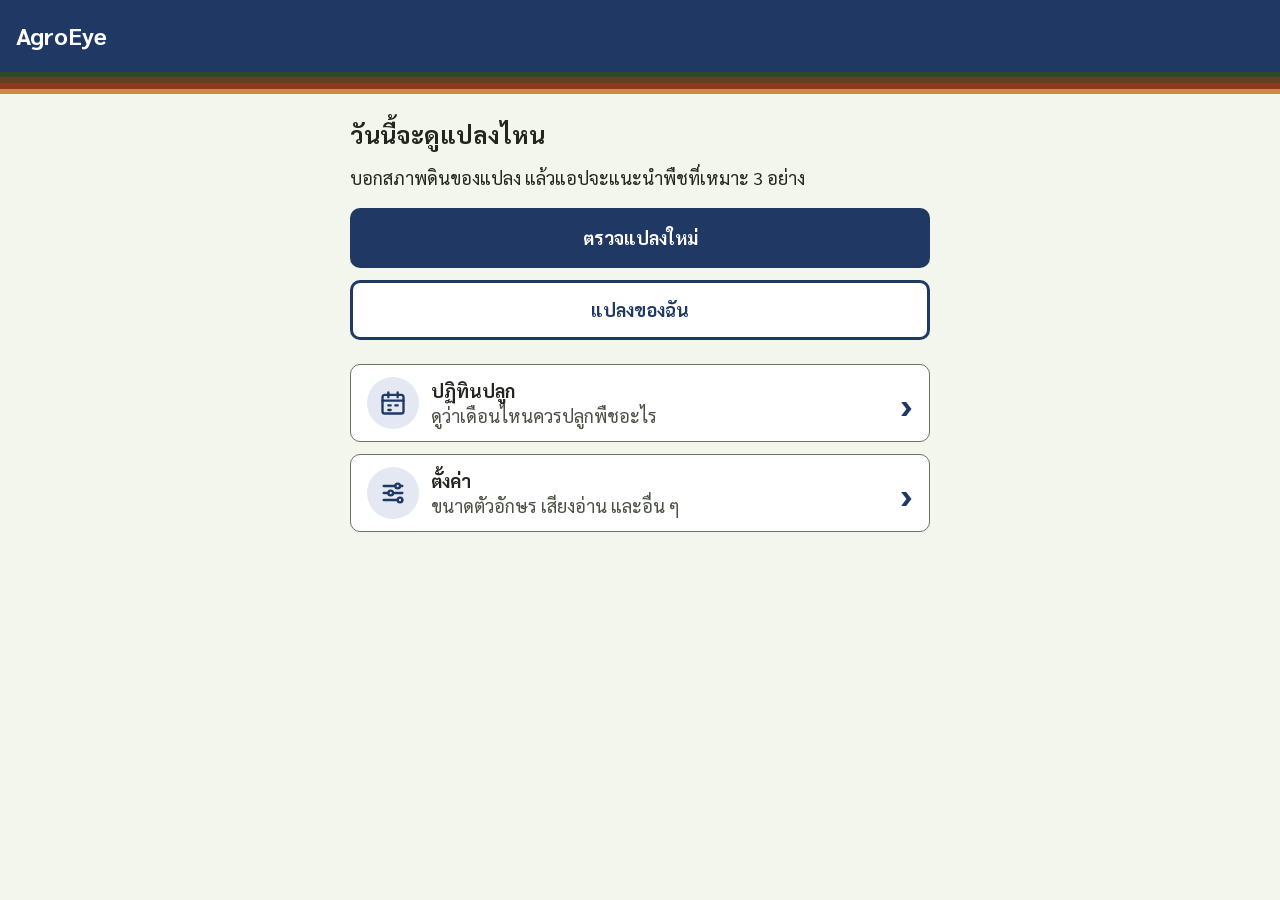
<file: index.html>
<!doctype html>
<html lang="th">
<head>
  <meta charset="utf-8">
  <meta name="viewport" content="width=device-width, initial-scale=1">
  <title>AgroEye</title>
  <meta name="theme-color" content="#1F3864">
  <link rel="manifest" href="manifest.webmanifest">
  <link rel="icon" href="assets/icons/icon-192.png">
  <link rel="apple-touch-icon" href="assets/icons/icon-192.png">
  <link rel="stylesheet" href="css/fonts.css">
  <link rel="stylesheet" href="css/style.css">
  <link rel="stylesheet" href="css/input.css">
  <link rel="stylesheet" href="css/result.css">
  <link rel="stylesheet" href="css/crop.css">
  <link rel="stylesheet" href="css/home.css">
  <link rel="stylesheet" href="css/plots.css">
  <link rel="stylesheet" href="css/calendar.css">
  <link rel="stylesheet" href="css/proof.css">
  <link rel="stylesheet" href="css/settings.css">
</head>
<body>
  <header>
    <div class="topbar">
      <button id="back-button" class="topbar-back" type="button" hidden>‹ ย้อนกลับ</button>
      <h1 id="page-title" class="topbar-title">AgroEye</h1>
    </div>
    <div class="soil-band"></div>
  </header>

  <main id="app" class="page"></main>

  <noscript><p class="page">แอปนี้ต้องเปิด JavaScript จึงจะใช้งานได้</p></noscript>

  <script src="js/config.js"></script>
  <script src="js/validate.js"></script>
  <script src="js/data.js"></script>
  <script src="js/scoring.js"></script>
  <script src="js/weather.js"></script>
  <script src="js/reasons.js"></script>
  <script src="js/storage.js"></script>
  <script src="js/prefs.js"></script>
  <script src="js/plots-store.js"></script>
  <script src="js/plantings-store.js"></script>
  <script src="js/router.js"></script>
  <script src="js/wizard.js"></script>
  <script src="js/sensor.js"></script>
  <script src="js/result-logic.js"></script>
  <script src="js/crop-logic.js"></script>
  <script src="js/speech-text.js"></script>
  <script src="js/speech.js"></script>
  <script src="js/ai.js"></script>
  <script src="js/views/placeholder.js"></script>
  <script src="js/views/home.js"></script>
  <script src="js/soil-test.js"></script>
  <script src="js/views/soil-steps.js"></script>
  <script src="js/views/sensor-box.js"></script>
  <script src="js/views/input-steps.js"></script>
  <script src="js/views/input.js"></script>
  <script src="js/views/result.js"></script>
  <script src="js/views/crop.js"></script>
  <script src="js/views/ai-box.js"></script>
  <script src="js/views/plots.js"></script>
  <script src="js/views/plantings.js"></script>
  <script src="js/calendar-logic.js"></script>
  <script src="js/views/calendar.js"></script>
  <script src="js/proof-logic.js"></script>
  <script src="js/proof-export.js"></script>
  <script src="js/result-export.js"></script>
  <script src="js/views/proof.js"></script>
  <script src="js/views/proof-timing.js"></script>
  <script src="js/views/settings.js"></script>
  <script src="js/views/settings-more.js"></script>
  <script src="js/pwa.js"></script>
  <script src="js/app.js"></script>
</body>
</html>
</file>
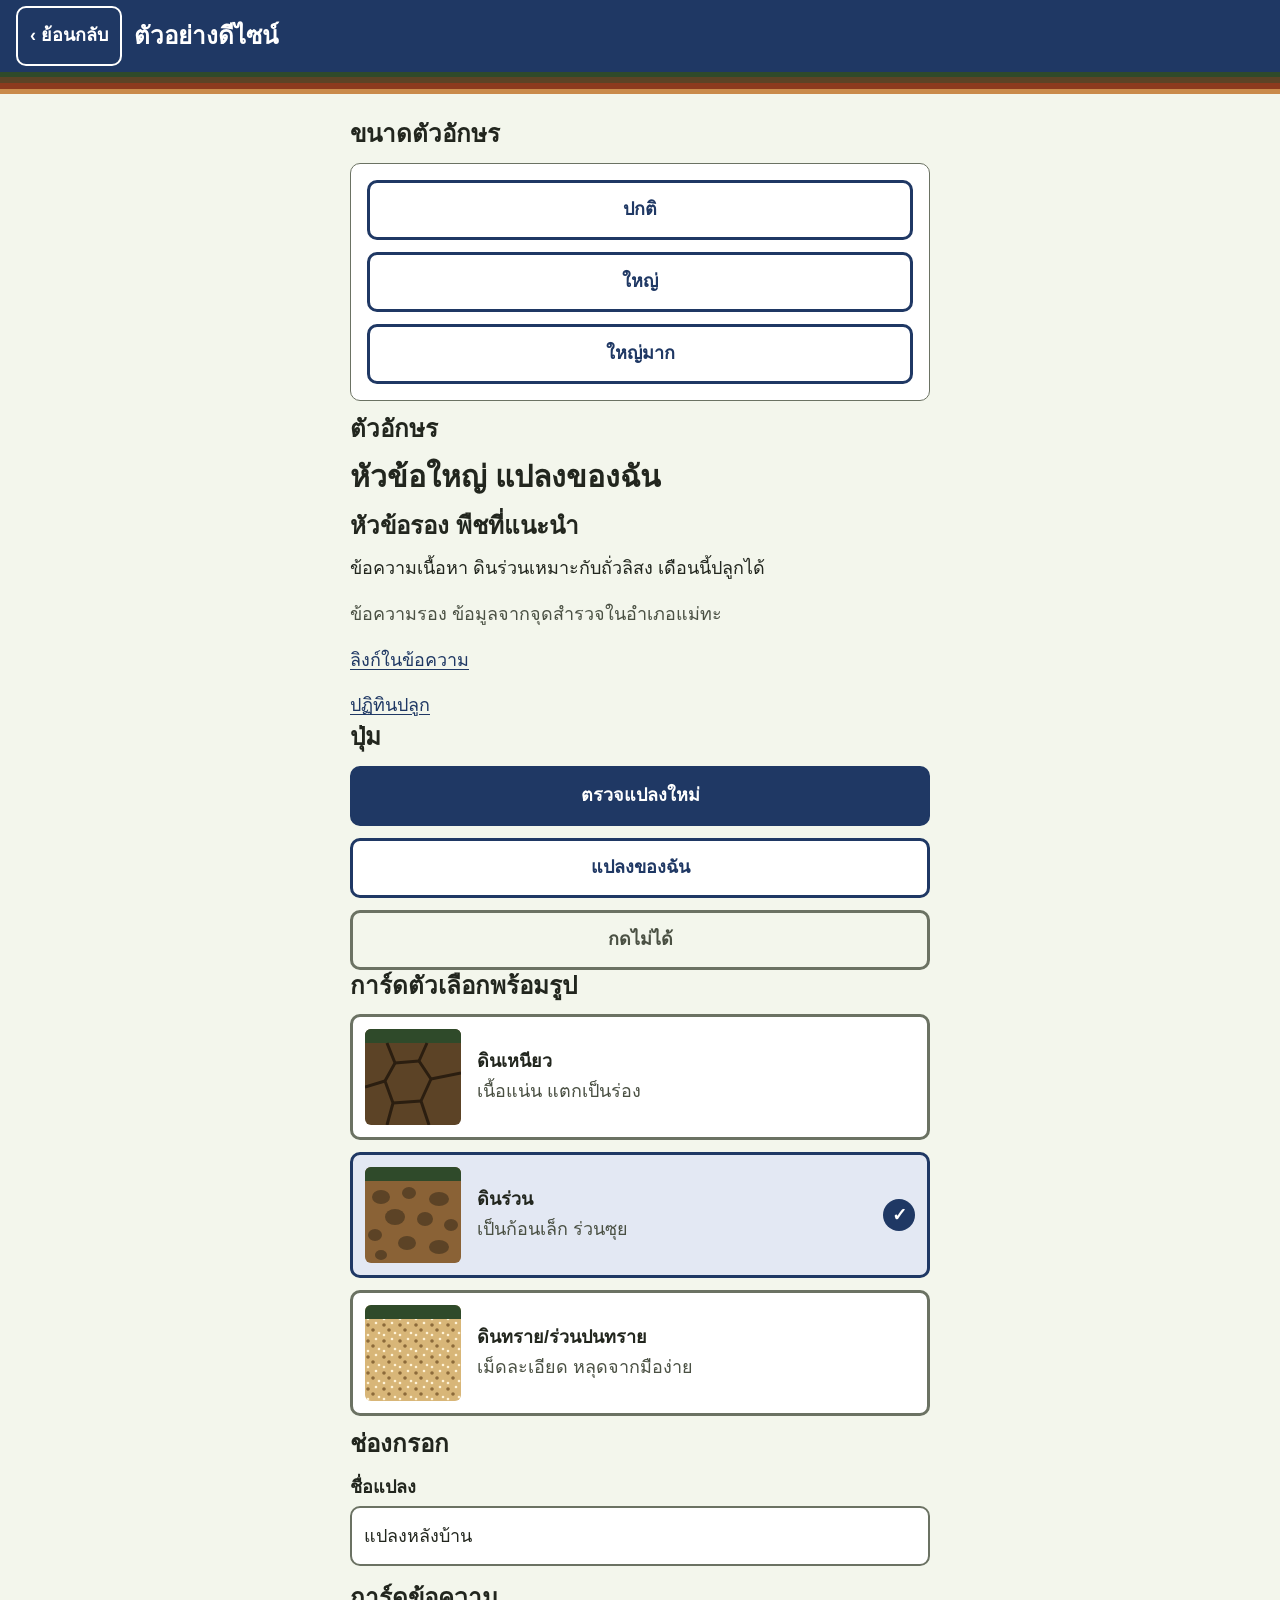
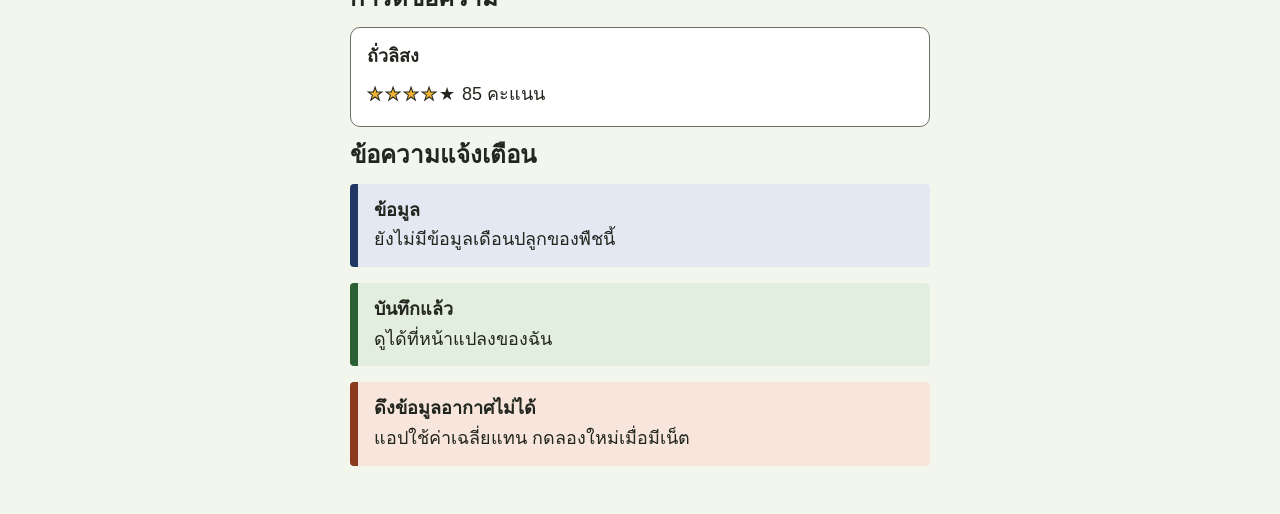
<file: design-preview.html>
<!doctype html>
<html lang="th">
<head>
  <meta charset="utf-8">
  <meta name="viewport" content="width=device-width, initial-scale=1">
  <title>AgroEye ตัวอย่างดีไซน์</title>
  <link rel="stylesheet" href="css/style.css">
</head>
<body>
  <header>
    <div class="topbar">
      <a class="topbar-back" href="#">‹ ย้อนกลับ</a>
      <h1 class="topbar-title">ตัวอย่างดีไซน์</h1>
    </div>
    <div class="soil-band"></div>
  </header>

  <main class="page">
    <h2>ขนาดตัวอักษร</h2>
    <div class="card">
      <button class="btn btn-secondary" data-size="">ปกติ</button>
      <button class="btn btn-secondary" data-size="text-large">ใหญ่</button>
      <button class="btn btn-secondary" data-size="text-xlarge">ใหญ่มาก</button>
    </div>

    <h2>ตัวอักษร</h2>
    <h1>หัวข้อใหญ่ แปลงของฉัน</h1>
    <h2>หัวข้อรอง พืชที่แนะนำ</h2>
    <p>ข้อความเนื้อหา ดินร่วนเหมาะกับถั่วลิสง เดือนนี้ปลูกได้</p>
    <p class="muted">ข้อความรอง ข้อมูลจากจุดสำรวจในอำเภอแม่ทะ</p>
    <p><a href="#">ลิงก์ในข้อความ</a></p>
    <a class="link-big" href="#">ปฏิทินปลูก</a>

    <h2>ปุ่ม</h2>
    <button class="btn btn-primary">ตรวจแปลงใหม่</button>
    <button class="btn btn-secondary">แปลงของฉัน</button>
    <button class="btn btn-secondary" disabled>กดไม่ได้</button>

    <h2>การ์ดตัวเลือกพร้อมรูป</h2>
    <label class="choice">
      <input type="radio" name="soil" value="heavy">
      <img class="choice-picture" src="assets/soil-heavy.svg" alt="">
      <span class="choice-text">
        <span class="choice-title">ดินเหนียว</span>
        <span class="choice-hint">เนื้อแน่น แตกเป็นร่อง</span>
      </span>
    </label>
    <label class="choice">
      <input type="radio" name="soil" value="medium" checked>
      <img class="choice-picture" src="assets/soil-medium.svg" alt="">
      <span class="choice-text">
        <span class="choice-title">ดินร่วน</span>
        <span class="choice-hint">เป็นก้อนเล็ก ร่วนซุย</span>
      </span>
    </label>
    <label class="choice">
      <input type="radio" name="soil" value="light">
      <img class="choice-picture" src="assets/soil-light.svg" alt="">
      <span class="choice-text">
        <span class="choice-title">ดินทราย/ร่วนปนทราย</span>
        <span class="choice-hint">เม็ดละเอียด หลุดจากมือง่าย</span>
      </span>
    </label>

    <h2>ช่องกรอก</h2>
    <div class="field">
      <label for="plot-name">ชื่อแปลง</label>
      <input class="input" id="plot-name" type="text" value="แปลงหลังบ้าน">
    </div>

    <h2>การ์ดข้อความ</h2>
    <div class="card">
      <h3>ถั่วลิสง</h3>
      <p><span class="stars" aria-hidden="true"><span class="stars-on">★★★★</span>★</span> 85 คะแนน</p>
    </div>

    <h2>ข้อความแจ้งเตือน</h2>
    <div class="alert"><strong class="alert-title">ข้อมูล</strong>ยังไม่มีข้อมูลเดือนปลูกของพืชนี้</div>
    <div class="alert alert-ok"><strong class="alert-title">บันทึกแล้ว</strong>ดูได้ที่หน้าแปลงของฉัน</div>
    <div class="alert alert-warn"><strong class="alert-title">ดึงข้อมูลอากาศไม่ได้</strong>แอปใช้ค่าเฉลี่ยแทน กดลองใหม่เมื่อมีเน็ต</div>
  </main>

  <script>
    // ปุ่มลองขนาดตัวอักษร ใช้เฉพาะหน้านี้
    document.querySelectorAll("[data-size]").forEach((button) => {
      button.addEventListener("click", () => {
        document.documentElement.className = button.dataset.size;
      });
    });
  </script>
</body>
</html>
</file>
<file: css/fonts.css>
/* ฟอนต์มีหัว Sarabun (task 20 ช่วงที่ 3) เก็บไฟล์ไว้ใน lib/fonts/ จึงใช้ออฟไลน์ได้
   ใบอนุญาต SIL Open Font License 1.1 ดู lib/fonts/README.md
   font-display: swap = ระหว่างรอโหลดฟอนต์ ให้แสดงฟอนต์ของเครื่องไปก่อน ตัวหนังสือไม่หายไปจากจอ */
@font-face {
  font-family: "Sarabun";
  src: url("../lib/fonts/Sarabun-Regular.ttf") format("truetype");
  font-weight: 400;
  font-style: normal;
  font-display: swap;
}
@font-face {
  font-family: "Sarabun";
  src: url("../lib/fonts/Sarabun-Bold.ttf") format("truetype");
  font-weight: 700;
  font-style: normal;
  font-display: swap;
}
</file>
<file: css/style.css>
/* ระบบดีไซน์ AgroEye: "เสื้อม่อฮ่อมกับชั้นดิน"
   ทุกสีและขนาดอยู่ใน :root ถ้าจะเปลี่ยนให้แก้ที่นี่ที่เดียว
   หน่วย rem จะขยายตามขนาดตัวอักษรที่ผู้ใช้เลือก */

:root {
  /* สี */
  --color-bg: #F3F6EC;        /* น้ำนาข้าว: พื้นหน้า */
  --color-surface: #FFFFFF;   /* ขาว: การ์ด */
  --color-ink: #22261E;       /* ดินดำ: ตัวอักษร */
  --color-ink-soft: #4A5043;  /* ดินดำจาง: ข้อความรอง */
  --color-line: #6B7263;      /* เส้นขอบการ์ดและช่องกรอก */
  --color-primary: #1F3864;   /* ม่อฮ่อม: ปุ่มหลัก ลิงก์ */
  --color-primary-dark: #142647;
  --color-primary-tint: #E3E8F3;
  --color-ok: #2A6134;        /* ใบข้าว: สำเร็จ */
  --color-ok-tint: #E2EFDF;
  --color-warn: #8C3A1E;      /* ดินแดง: เตือนและผิดพลาด */
  --color-warn-tint: #F8E6DD;
  --color-accent: #F2B233;    /* ขมิ้น: ดาวและวงโฟกัส ห้ามใช้เป็นตัวอักษร */

  /* สีชั้นดิน: ใช้เฉพาะแถบชั้นดิน */
  --soil-1: #2F4A2A;
  --soil-2: #5C4326;
  --soil-3: #8C3A1E;
  --soil-4: #C98A4B;

  /* ขนาดตัวอักษร (1rem = 18px ที่ระดับปกติ) */
  --text-body: 1rem;
  --text-h2: 1.34rem;         /* 24px */
  --text-h1: 1.67rem;         /* 30px */

  /* ระยะห่าง */
  --space-1: 8px;
  --space-2: 12px;
  --space-3: 16px;
  --space-4: 24px;
  --space-5: 32px;

  /* ขนาดชิ้นส่วน */
  --button-height: 60px;
  --picture-size: 96px;
  --border-thick: 3px;
  --radius: 10px;
  --page-width: 34rem;
}

/* ขนาดตัวอักษร 3 ระดับ: ใส่คลาสนี้ที่ <html> (ใช้ใน task 16)
   ใช้ % เพื่อเคารพการตั้งค่าตัวอักษรของเครื่อง */
html { font-size: 112.5%; }              /* ปกติ 18px */
html.text-large { font-size: 131.25%; }  /* ใหญ่ 21px */
html.text-xlarge { font-size: 150%; }    /* ใหญ่มาก 24px */

*, *::before, *::after { box-sizing: border-box; }

body {
  margin: 0;
  background: var(--color-bg);
  color: var(--color-ink);
  font-family: "Sarabun", "Noto Sans Thai", "Leelawadee UI", Tahoma, sans-serif; /* Sarabun อยู่ใน css/fonts.css */
  font-size: var(--text-body);
  line-height: 1.65;
  overflow-wrap: anywhere;
}

h1, h2, h3 { margin: 0 0 var(--space-2); line-height: 1.35; font-weight: 700; }
h1 { font-size: var(--text-h1); }
h2 { font-size: var(--text-h2); }
h3 { font-size: var(--text-body); }
p { margin: 0 0 var(--space-3); }
img { max-width: 100%; }

a { color: var(--color-primary); text-underline-offset: 3px; }

/* วงโฟกัส 2 ชั้น: ขมิ้นด้านใน ดินดำด้านนอก เห็นชัดทั้งบนพื้นอ่อนและปุ่มเข้ม */
:focus-visible {
  outline: 3px solid var(--color-ink);
  outline-offset: 3px;
  box-shadow: 0 0 0 3px var(--color-accent);
}

/* หัวข้อรับโฟกัสจากแอปตอนเปลี่ยนหน้าเท่านั้น ผู้ใช้กดไม่ได้ จึงไม่ต้องมีกรอบ */
[tabindex="-1"]:focus { outline: none; box-shadow: none; }

/* โครงหน้า: คอลัมน์เดียว ชิดซ้าย */
.page {
  width: 100%;
  max-width: var(--page-width);
  margin: 0 auto;
  padding: var(--space-4) var(--space-3) var(--space-5);
}

.muted { color: var(--color-ink-soft); }
.source-line { margin-top: var(--space-2); color: var(--color-ink-soft); } /* บรรทัด "ที่มา: ..." (task 20 ช่วงที่ 3) */

/* แถบหัว: ปุ่มย้อนกลับอยู่ซ้ายบนตำแหน่งเดิมทุกหน้า */
.topbar {
  display: flex;
  align-items: center;
  gap: var(--space-2);
  min-height: 72px;
  padding: 6px var(--space-3);
  background: var(--color-primary);
  color: #FFFFFF;
}

.topbar-title {
  margin: 0;
  font-size: var(--text-h2);
  line-height: 1.3;
}

.topbar-back {
  flex: none;
  display: inline-flex;
  align-items: center;
  gap: 4px;
  min-height: var(--button-height);
  padding: 0 var(--space-2);
  border: 2px solid #FFFFFF;
  border-radius: var(--radius);
  background: transparent;
  color: #FFFFFF;
  font: inherit;
  font-weight: 700;
  cursor: pointer;
  text-decoration: none;
}

.topbar-back:hover { background: var(--color-primary-dark); }
.topbar-back[hidden] { display: none; }

/* แถบชั้นดิน: จุดเด่นของแอป เหมือนภาพตัดขวางดิน ซ้อนอยู่ใต้แถบหัว */
.soil-band {
  height: 22px;
  background: linear-gradient(to bottom,
    var(--soil-1) 0 22%,
    var(--soil-2) 22% 50%,
    var(--soil-3) 50% 77%,
    var(--soil-4) 77% 100%);
}

/* ปุ่ม */
.btn {
  display: flex;
  align-items: center;
  justify-content: center;
  gap: var(--space-1);
  width: 100%;
  min-height: var(--button-height);
  padding: 8px var(--space-3);
  border: var(--border-thick) solid var(--color-primary);
  border-radius: var(--radius);
  font: inherit;
  font-weight: 700;
  text-align: center;
  text-decoration: none;
  cursor: pointer;
}

.btn + .btn { margin-top: var(--space-2); }

.btn-primary { background: var(--color-primary); color: #FFFFFF; }
.btn-primary:hover { background: var(--color-primary-dark); }
.btn-secondary { background: var(--color-surface); color: var(--color-primary); }
.btn-secondary:hover { background: var(--color-primary-tint); }

.btn:disabled {
  border-color: var(--color-line);
  background: var(--color-bg);
  color: var(--color-ink-soft);
  cursor: not-allowed;
}

/* หน้าแรก */
.slot { margin-bottom: var(--space-3); }
.slot:empty { display: none; }

/* การ์ดข้อความ */
.card {
  margin-bottom: var(--space-2);
  padding: var(--space-3);
  border: 1px solid var(--color-line);
  border-radius: var(--radius);
  background: var(--color-surface);
}

.card > :last-child { margin-bottom: 0; }

/* การ์ดตัวเลือกพร้อมรูป: ใช้ <label> ครอบ radio
   เลือกแล้วขอบหนาและมีเครื่องหมายถูก ไม่ได้บอกด้วยสีอย่างเดียว */
.choice {
  position: relative;
  display: flex;
  align-items: center;
  gap: var(--space-3);
  min-height: 112px;
  margin-bottom: var(--space-2);
  padding: var(--space-2) 52px var(--space-2) var(--space-2);
  border: var(--border-thick) solid var(--color-line);
  border-radius: var(--radius);
  background: var(--color-surface);
  cursor: pointer;
}

.choice input {
  position: absolute;
  opacity: 0;
  width: 1px;
  height: 1px;
}

.choice-picture {
  flex: none;
  width: var(--picture-size);
  height: var(--picture-size);
  border-radius: 6px;
}

.choice-text { display: block; min-width: 0; }
.choice-title { display: block; font-weight: 700; }
.choice-hint { display: block; color: var(--color-ink-soft); }

.choice:hover { background: var(--color-primary-tint); }

.choice:has(input:checked) {
  border-color: var(--color-primary);
  background: var(--color-primary-tint);
}

.choice:has(input:checked)::after {
  content: "✓";
  position: absolute;
  top: 50%;
  right: var(--space-2);
  display: flex;
  align-items: center;
  justify-content: center;
  width: 32px;
  height: 32px;
  transform: translateY(-50%);
  border-radius: 50%;
  background: var(--color-primary);
  color: #FFFFFF;
  font-weight: 700;
  line-height: 1;
}

.choice:has(input:focus-visible) {
  outline: 3px solid var(--color-ink);
  outline-offset: 3px;
  box-shadow: 0 0 0 3px var(--color-accent);
}

/* ช่องกรอก */
.field { margin-bottom: var(--space-3); }
.field label { display: block; margin-bottom: 4px; font-weight: 700; }

.input {
  width: 100%;
  min-height: var(--button-height);
  padding: 8px var(--space-2);
  border: 2px solid var(--color-line);
  border-radius: var(--radius);
  background: var(--color-surface);
  color: var(--color-ink);
  font: inherit;
}

/* ข้อความแจ้งเตือน: มีหัวข้อเป็นคำเสมอ ไม่ได้บอกด้วยสีอย่างเดียว */
.alert {
  margin-bottom: var(--space-3);
  padding: var(--space-2) var(--space-3);
  border-left: 8px solid var(--color-primary);
  border-radius: 4px;
  background: var(--color-primary-tint);
}

.alert > :last-child { margin-bottom: 0; }
.alert-title { display: block; font-weight: 700; }
.alert-ok { border-left-color: var(--color-ok); background: var(--color-ok-tint); }
.alert-warn { border-left-color: var(--color-warn); background: var(--color-warn-tint); }

/* ดาวคะแนน: ใช้คู่กับตัวเลขเสมอ */
.stars { color: var(--color-ink); letter-spacing: 2px; }
.stars-on { color: var(--color-accent); -webkit-text-stroke: 1px var(--color-ink); }

@media (prefers-reduced-motion: reduce) {
  * { animation: none !important; transition: none !important; }
}

/* แถบ "มีเวอร์ชันใหม่" (task 13): ติดล่างจอ เป็นปุ่มทั้งแถบ แตะง่าย */
.update-bar {
  position: fixed;
  left: 0;
  right: 0;
  bottom: 0;
  z-index: 10;
  display: flex;
  flex-direction: column;
  align-items: center;
  gap: 2px;
  width: 100%;
  min-height: var(--button-height);
  padding: var(--space-2) var(--space-3);
  border: 0;
  border-top: var(--border-thick) solid var(--color-accent);
  background: var(--color-primary);
  color: #FFFFFF;
  font: inherit;
  cursor: pointer;
}
.update-bar span { font-size: 1rem; }
.update-bar:disabled { cursor: progress; }
body:has(.update-bar) { padding-bottom: 6rem; } /* ไม่ให้แถบบังปุ่มล่างสุดของหน้า */

/* อ่านออกเสียง (task 15) */
.speak-btn { margin-bottom: var(--space-3); }
.speak-btn[hidden] { display: none; } /* .btn ตั้ง display: flex ไว้ ซึ่งชนะ hidden จึงต้องเขียนซ้ำ */
.speech-rate { margin: 0 0 var(--space-3); padding: 0; border: 0; }
.speech-rate legend { margin-bottom: var(--space-1); padding: 0; font-weight: 700; }
</file>
<file: css/input.css>
/* หน้ากรอกข้อมูล แยกจาก style.css เพราะไฟล์ยาวเกิน 300 บรรทัด ใช้ตัวแปรสีและขนาดจาก style.css */

.step-count { margin-bottom: 4px; color: var(--color-ink-soft); font-weight: 700; }
.step-group { margin-top: var(--space-4); }
.field-hint { margin: 4px 0 0; }

/* ปุ่มไปต่อติดขอบล่างจอ นิ้วโป้งเอื้อมถึงโดยไม่ต้องเลื่อนหน้า */
.step-actions {
  position: sticky;
  bottom: 0;
  margin-top: var(--space-3);
  padding: var(--space-1) 0;
  background: var(--color-bg);
}

.help { margin-bottom: var(--space-3); }
.help summary {
  display: flex;
  align-items: center;
  min-height: var(--button-height);
  color: var(--color-primary);
  font-weight: 700;
  text-decoration: underline;
  text-underline-offset: 3px;
  cursor: pointer;
}
.help summary::before { content: "▸"; margin-right: var(--space-1); }
.help[open] summary::before { content: "▾"; }
.help ul { margin: 0; padding-left: var(--space-4); }

/* ค่า pH: ตัวเลขใหญ่คู่กับคำง่าย */
.ph-reading {
  display: grid;
  grid-template-columns: 7rem 1fr;
  align-items: center;
  column-gap: var(--space-3);
  margin-bottom: var(--space-2);
}
.ph-reading label { grid-column: 1 / -1; font-weight: 700; }
.ph-input { font-size: var(--text-h1); font-weight: 700; text-align: center; }
.ph-word { font-size: var(--text-h2); font-weight: 700; }

/* แถบเลื่อนสีตามช่วง pH 3-10: เปรี้ยวถึง 6.6, ปกติถึง 7.3, ด่างหลังจากนั้น */
.ph-slider {
  --ph-track: linear-gradient(to right,
    var(--color-warn) 0 51%,
    var(--color-ok) 51% 61%,
    var(--color-primary) 61% 100%);
  display: block;
  width: 100%;
  height: var(--button-height);
  margin: 0;
  background: transparent;
  -webkit-appearance: none;
  appearance: none;
  cursor: pointer;
}
.ph-slider::-webkit-slider-runnable-track { height: 14px; border-radius: 7px; background: var(--ph-track); }
.ph-slider::-webkit-slider-thumb {
  -webkit-appearance: none;
  width: 44px;
  height: 44px;
  margin-top: -15px;
  border: 4px solid var(--color-ink);
  border-radius: 50%;
  background: var(--color-surface);
}
.ph-slider::-moz-range-track { height: 14px; border-radius: 7px; background: var(--ph-track); }
.ph-slider::-moz-range-thumb {
  width: 36px;
  height: 36px;
  border: 4px solid var(--color-ink);
  border-radius: 50%;
  background: var(--color-surface);
}
.ph-scale {
  display: flex;
  justify-content: space-between;
  margin-bottom: var(--space-3);
  color: var(--color-ink-soft);
}

/* ตารางเดือน 3 คอลัมน์ */
.month-grid {
  display: grid;
  grid-template-columns: repeat(3, 1fr);
  gap: var(--space-2);
}
.month-choice {
  display: flex;
  align-items: center;
  justify-content: center;
  min-height: var(--button-height);
  border: var(--border-thick) solid var(--color-line);
  border-radius: var(--radius);
  background: var(--color-surface);
  font-weight: 700;
  cursor: pointer;
}
.month-choice input { position: absolute; opacity: 0; width: 1px; height: 1px; }
.month-choice:hover { background: var(--color-primary-tint); }
.month-choice:has(input:checked) {
  border-color: var(--color-primary);
  background: var(--color-primary);
  color: #FFFFFF;
}
.month-choice:has(input:focus-visible) {
  outline: 3px solid var(--color-ink);
  outline-offset: 3px;
  box-shadow: 0 0 0 3px var(--color-accent);
}

/* ขั้นทดสอบเนื้อดิน: ขั้นตอนเป็นข้อ ๆ ไม้บรรทัดบนจอ และคำถาม ใช่/ไม่ใช่ */
.test-steps { margin: 0 0 var(--space-3); padding-left: var(--space-4); }
.test-steps li { margin-bottom: var(--space-1); }

.ruler {
  position: relative;
  width: 6cm;
  height: 48px;
  margin: var(--space-2) 0 4px;
  border: var(--border-thick) solid var(--color-ink);
  border-radius: 4px;
  background: var(--color-surface);
}
.ruler-tick {
  position: absolute;
  top: 0;
  height: 100%;
  padding-left: 3px;
  border-left: 2px solid var(--color-ink);
  font-size: 16px;
  font-weight: 700;
}
.ruler-mark { position: absolute; bottom: 0; height: 50%; border-left: 4px solid var(--color-warn); }

.yes-no { margin: 0 0 var(--space-3); padding: 0; border: 0; }
.yes-no legend { margin-bottom: var(--space-1); padding: 0; font-weight: 700; }
.yes-no-row { display: grid; grid-template-columns: 1fr 1fr; gap: var(--space-2); }
.yes-no-choice {
  display: flex;
  align-items: center;
  justify-content: center;
  margin: 0;
  min-height: var(--button-height);
  border: var(--border-thick) solid var(--color-line);
  border-radius: var(--radius);
  background: var(--color-surface);
  font-weight: 700;
  cursor: pointer;
}
.yes-no-choice input { position: absolute; opacity: 0; width: 1px; height: 1px; }
.yes-no-choice:has(input:checked) { border-color: var(--color-primary); background: var(--color-primary); color: #FFFFFF; }
.yes-no-choice:has(input:focus-visible) {
  outline: 3px solid var(--color-ink);
  outline-offset: 3px;
  box-shadow: 0 0 0 3px var(--color-accent);
}
</file>
<file: css/result.css>
/* หน้าผลลัพธ์ แยกจาก style.css เพราะไฟล์นั้นใกล้ 300 บรรทัดแล้ว */

/* แถว "หัวข้อ / คำ" (task 20) ใช้ในหน้าผลลัพธ์ หน้าแปลงเดียว และรอบปลูก
   หัวข้อชิดซ้ายสีรอง คำอยู่ในป้ายชิดขวา ถ้าตัวอักษรใหญ่จนไม่พอ คำจะลงบรรทัดใหม่เอง */
.facts {
  margin: 0 0 var(--space-3);
  padding: var(--space-1) var(--space-3);
  border: 1px solid var(--color-line);
  border-radius: var(--radius);
  background: var(--color-surface);
}
.fact {
  display: flex;
  flex-wrap: wrap;
  align-items: center;
  justify-content: space-between;
  gap: 4px var(--space-2);
  padding: var(--space-1) 0;
}
.fact + .fact { border-top: 1px solid var(--color-primary-tint); }
.fact dt { color: var(--color-ink-soft); }
.fact dd {
  margin: 0 0 0 auto;
  padding: 2px var(--space-2);
  border-radius: var(--radius);
  background: var(--color-bg);
  font-weight: 700;
  text-align: right;
}
.fact-note { font-weight: 400; }

.crop-list, .reason-list, .other-list {
  margin: 0;
  padding: 0;
  list-style: none;
}

.crop-card { margin-bottom: var(--space-3); border-top: 8px solid var(--color-primary); }
.crop-rank { margin-bottom: 0; color: var(--color-ink-soft); font-weight: 700; }
.crop-name { margin-bottom: var(--space-1); font-size: var(--text-h2); }
.crop-score { margin-bottom: var(--space-2); }
.crop-score strong { font-size: var(--text-h2); }
.crop-score .stars { display: block; font-size: var(--text-h2); line-height: 1.3; }

/* ดาวที่ไม่ได้ เป็นดาวกลวง จะได้ไม่ดูเหมือนดาวเต็ม */
.crop-score .stars { color: transparent; -webkit-text-stroke: 1px var(--color-ink); }

/* ครึ่งดาว: ซ้อนดาวสีขมิ้นครึ่งซ้ายทับดาวเปล่า */
.star-half { position: relative; display: inline-block; }
.star-half::before {
  content: "★";
  position: absolute;
  left: 0;
  width: 50%;
  overflow: hidden;
  color: var(--color-accent);
  -webkit-text-stroke: 1px var(--color-ink);
}

.reason-list { margin-bottom: var(--space-3); }
.reason-list li {
  position: relative;
  margin-bottom: var(--space-1);
  padding-left: 32px;
}

/* เครื่องหมายต่างรูปกัน ไม่ได้บอกด้วยสีอย่างเดียว */
.reason-mark {
  position: absolute;
  left: 0;
  top: 2px;
  display: flex;
  align-items: center;
  justify-content: center;
  width: 24px;
  height: 24px;
  border-radius: 50%;
  color: #FFFFFF;
  font-size: 16px;
  font-weight: 700;
  line-height: 1;
}

.reason-good .reason-mark { background: var(--color-ok); }
.reason-warn .reason-mark { background: var(--color-warn); }

.confidence { margin-bottom: var(--space-1); }
.confidence-high strong { color: var(--color-ok); }
.confidence-low strong { color: var(--color-warn); }

.hint-list { margin: var(--space-1) 0 0; padding-left: 24px; }

/* ส่วนพับได้: แถบกดสูงเท่าปุ่ม */
.fold {
  margin-bottom: var(--space-2);
  border: 1px solid var(--color-line);
  border-radius: var(--radius);
  background: var(--color-surface);
}

.fold summary {
  display: flex;
  align-items: center;
  gap: var(--space-1);
  min-height: var(--button-height);
  padding: 8px var(--space-3);
  font-weight: 700;
  cursor: pointer;
}

.fold summary::before { content: "▸"; }
.fold[open] summary::before { content: "▾"; }

.other-row {
  display: flex;
  flex-direction: column;
  padding: var(--space-2) var(--space-3);
  border-top: 1px solid var(--color-line);
}

/* ลิงก์ชื่อพืชต้องสูงพอให้นิ้วผู้สูงอายุแตะได้ง่าย */
.other-row a {
  display: flex;
  align-items: center;
  min-height: 48px;
  font-weight: 700;
}

.result-actions { margin-top: var(--space-4); }
#save-notice:not(:empty) { margin-top: var(--space-2); }
#save-notice + .btn { margin-top: var(--space-2); }
#save-notice .alert { margin-bottom: 0; }

.disclaimer { margin-top: var(--space-4); color: var(--color-ink-soft); }

/* ซ่อนจากตา แต่โปรแกรมอ่านหน้าจออ่านได้ */
.visually-hidden {
  position: absolute;
  width: 1px;
  height: 1px;
  overflow: hidden;
  clip-path: inset(50%);
  white-space: nowrap;
}
</file>
<file: css/crop.css>
/* หน้ารายละเอียดพืช */

/* ชื่อพืชต้องใหญ่กว่าหัวข้อย่อย ซึ่งสูงอยู่แล้วเพราะ SPEC ให้หัวข้อไม่ต่ำกว่า 24px */
.crop-title { font-size: var(--text-h1); }

.detail {
  margin-bottom: var(--space-3);
  padding: var(--space-3);
  border: 1px solid var(--color-line);
  border-radius: var(--radius);
  background: var(--color-surface);
}

.detail h3 { font-size: var(--text-h2); }
.detail > :last-child, .detail-list p:last-child { margin-bottom: 0; }

.cite { margin: 4px 0 0; color: var(--color-ink-soft); }
.detail > .cite { margin-bottom: 0; }

.no-data { color: var(--color-ink-soft); }

.detail-list, .why-list { margin: 0; padding: 0; list-style: none; }
.detail-list li + li, .why-row + .why-row {
  margin-top: var(--space-2);
  padding-top: var(--space-2);
  border-top: 1px solid var(--color-line);
}

.detail-list p { margin-bottom: 4px; }

/* แถบ 12 เดือน: จอแคบใส่ได้แถวละ 4 เดือน ตัวอักษรจึงไม่ต้องเล็กกว่า 18px
   เดือนที่ปลูกได้มีขีดหนาและพื้นเข้ม ไม่ได้บอกด้วยสีอย่างเดียว */
.month-bar {
  display: grid;
  grid-template-columns: repeat(4, 1fr);
  gap: 4px;
  margin-bottom: var(--space-2);
}

.month-cell {
  padding: 4px 0;
  border: 1px solid var(--color-line);
  border-radius: 4px;
  color: var(--color-ink-soft);
  text-align: center;
}

.month-on {
  border: var(--border-thick) solid var(--color-primary-dark);
  background: var(--color-primary);
  color: #FFFFFF;
  font-weight: 700;
}

.why-head {
  display: flex;
  flex-wrap: wrap;
  justify-content: space-between;
  gap: 4px var(--space-2);
}

.verdict { font-weight: 700; }

.source-list { margin: 0; padding-left: 28px; }
.source-list li + li { margin-top: var(--space-1); }
</file>
<file: css/home.css>
/* หน้าแรก: อากาศวันนี้ ตัวเลขใหญ่ อ่านง่าย */
.weather-card {
  background: var(--color-surface);
  border: var(--border-thick) solid var(--color-line);
  border-radius: var(--radius);
  padding: var(--space-3);
}
.weather-row { display: flex; flex-wrap: wrap; gap: var(--space-4); }
.weather-item { display: flex; flex-direction: column; }
.weather-label { color: var(--color-ink-soft); }
.weather-value { font-size: 2.5rem; font-weight: 700; line-height: 1.2; }

/* การ์ดเมนูแถวยาว (task 20): กดได้ทั้งแถว สูงกว่าปุ่มปกติ ไอคอนอยู่ในวงกลมสีอ่อน */
.menu-list { margin-top: var(--space-4); }
.menu-row {
  display: flex;
  align-items: center;
  gap: var(--space-2);
  min-height: 76px;
  padding: var(--space-2) var(--space-3);
  border: 1px solid var(--color-line);
  border-radius: var(--radius);
  background: var(--color-surface);
  color: var(--color-ink);
  text-decoration: none;
}
.menu-row + .menu-row { margin-top: var(--space-2); }
.menu-row:hover { background: var(--color-primary-tint); }
.menu-row:hover .menu-icon { background: var(--color-surface); } /* ไม่ให้วงไอคอนกลืนกับพื้นตอนชี้ */
.menu-icon {
  display: flex;
  flex: none;
  align-items: center;
  justify-content: center;
  width: 52px;
  height: 52px;
  border-radius: 50%;
  background: var(--color-primary-tint);
  color: var(--color-primary);
}
.menu-text { display: flex; flex: 1; flex-direction: column; min-width: 0; line-height: 1.4; }
.menu-title { font-weight: 700; }
.menu-hint { color: var(--color-ink-soft); }
.menu-arrow { flex: none; color: var(--color-primary); font-size: 2rem; font-weight: 700; line-height: 1; }

/* การ์ดอากาศแบบมีไอคอน (task 20 ช่วงที่ 3) */
.weather-headline { display: flex; align-items: center; gap: var(--space-2); margin-bottom: var(--space-2); }
.weather-icon { flex: none; }
.weather-word { margin: 0; font-size: var(--text-h2); font-weight: 700; line-height: 1.3; }
.weather-range { margin: 0; color: var(--color-ink-soft); }
.weather-card .source-line { margin-bottom: 0; }
</file>
<file: css/plots.css>
/* หน้าแปลงของฉัน: รายการแปลง ตารางเทียบ และหน้าต่างยืนยันการลบ */

.plot-list { list-style: none; margin: 0 0 var(--space-4); padding: 0; }
.plot-list li + li { margin-top: var(--space-2); }

.plot-row {
  display: block;
  color: var(--color-ink);
  text-decoration: none;
  border-left: 6px solid var(--color-primary);
}
.plot-row:hover { background: var(--color-primary-tint); }
.plot-row span { display: block; }
.plot-row-name { display: block; font-size: var(--text-h2); color: var(--color-primary); }

.saved-top { margin: 0; padding-left: 1.4em; }
.saved-top li + li { margin-top: var(--space-1); }

.compare { margin-top: var(--space-3); }
.compare-table { width: 100%; border-collapse: collapse; }
.compare-table th,
.compare-table td {
  padding: 6px 4px;
  border-bottom: 1px solid var(--color-line);
  text-align: left;
  vertical-align: top;
}
.compare-table th:first-child,
.compare-table td:last-child { white-space: nowrap; }

/* ปุ่มลบ: สีดินแดง แยกห่างจากปุ่มอื่นเพื่อไม่ให้กดพลาด */
.btn-danger { background: var(--color-warn); border-color: var(--color-warn); color: #FFFFFF; }
.btn-danger:hover { background: #6E2D17; }
#delete { margin-top: var(--space-5); }

.dialog {
  width: min(92vw, 420px);
  padding: var(--space-4);
  border: var(--border-thick) solid var(--color-ink);
  border-radius: var(--radius);
  background: var(--color-surface);
  color: var(--color-ink);
}
.dialog::backdrop { background: rgba(0, 0, 0, 0.55); }
.dialog h2 { margin-top: 0; }

/* บันทึกรอบปลูก (task 19) */
.plantings { margin-top: var(--space-3); }
.planting-list { list-style: none; margin: 0 0 var(--space-3); padding: 0; }
.planting-row {
  padding: var(--space-2) 0 var(--space-2) var(--space-2);
  border-left: 6px solid var(--color-ok);
}
.planting-row + .planting-row { margin-top: var(--space-3); }
.planting-name { display: block; margin-bottom: var(--space-1); font-size: var(--text-h2); }
.planting-row .facts { margin-bottom: var(--space-2); background: var(--color-bg); }
.planting-row .fact dd { background: var(--color-surface); }
.planting-delete { margin-top: var(--space-1); }
.plantings textarea.input { min-height: 96px; }
.plantings select.input { appearance: auto; }
#pl-other-field[hidden] { display: none; }
#planting-form { padding: 0 var(--space-3) var(--space-3); border-top: 1px solid var(--color-line); padding-top: var(--space-3); }

/* task 20 ช่วงที่ 2: การ์ดเลือกพืชในฟอร์มรอบปลูก (ใช้ .choice เดิม แต่เตี้ยลงเพราะมี 13 ตัวเลือก) */
.crop-field { margin: 0 0 var(--space-3); padding: 0; border: 0; min-width: 0; }
.crop-field legend { margin-bottom: var(--space-1); padding: 0; font-weight: 700; }
.choice.crop-choice { min-height: 64px; }
.crop-icon {
  flex: none;
  display: flex;
  align-items: center;
  justify-content: center;
  width: 48px;
  height: 48px;
  border-radius: 50%;
  background: var(--color-primary-tint);
  color: var(--color-primary);
}
.crop-choice:has(input:checked) .crop-icon,
.crop-choice:hover .crop-icon { background: var(--color-surface); }
.crop-star { color: var(--color-accent); -webkit-text-stroke: 1px var(--color-ink); }
.crop-top { color: var(--color-ok); font-weight: 700; }

/* task 20 ช่วงที่ 2: ภาพหน้าว่าง */
.empty-state { text-align: center; }
.empty-picture { display: block; width: 160px; height: 120px; margin: 0 auto var(--space-2); }
.empty-small .empty-picture { width: 112px; height: 84px; }
</file>
<file: css/calendar.css>
/* หน้าปฏิทินปลูก: 12 เดือนเรียงลงล่าง เดือนนี้มีกรอบหนาและป้าย "เดือนนี้" */

.calendar-note { color: var(--color-ink-soft); font-size: 1rem; }

.month-list { list-style: none; margin: 0 0 var(--space-4); padding: 0; }

.month {
  margin-bottom: var(--space-2);
  padding: var(--space-3);
  border: 1px solid var(--color-line);
  border-left: 6px solid var(--color-line);
  border-radius: var(--radius);
  background: var(--color-surface);
  scroll-margin-top: var(--space-4);
}

/* เดือนนี้: ไม่บอกด้วยสีอย่างเดียว มีป้ายข้อความ และกรอบหนากว่า */
.month-now {
  border: var(--border-thick) solid var(--color-primary);
  border-left-width: 10px;
  background: var(--color-primary-tint);
}

.month-name { display: flex; flex-wrap: wrap; align-items: center; gap: var(--space-1); margin: 0; }
.month-tag {
  padding: 0 var(--space-2);
  border-radius: 999px;
  background: var(--color-primary);
  color: #FFFFFF;
  font-size: 1rem;
  font-weight: 700;
}

.month-climate { margin: 2px 0 var(--space-2); color: var(--color-ink-soft); font-size: 1rem; }
.month-climate > span { display: block; }

/* แถบฝน: ยาวเทียบกับเดือนที่ฝนมากที่สุด ตัวเลขฝนเขียนไว้ด้านบนแล้ว */
.rain-bar {
  height: 6px;
  margin-top: 4px;
  border-radius: 3px;
  background: var(--color-bg);
  overflow: hidden;
}
.rain-bar > span { display: block; height: 100%; background: var(--color-primary); }

.month-crops { display: flex; flex-wrap: wrap; gap: var(--space-1); margin: 0; padding: 0; list-style: none; }

.crop-chip {
  display: inline-flex;
  align-items: center;
  min-height: 52px;
  padding: 0 var(--space-3);
  border: 2px solid var(--color-primary);
  border-radius: var(--radius);
  background: var(--color-surface);
  color: var(--color-primary);
  font-weight: 700;
  text-decoration: none;
}
.crop-chip:hover { background: var(--color-primary-tint); }

.month-empty { margin: 0; color: var(--color-ink-soft); }

.no-months { border-left: 6px solid var(--color-warn); }
</file>
<file: css/proof.css>
/* หน้าพิสูจน์สมมติฐาน: ตารางกว้าง จึงขยายหน้าให้กว้างกว่าหน้าอื่นบนจอคอม
   บนมือถือ ตารางเลื่อนซ้ายขวาได้ในกรอบของตัวเอง หน้าไม่เลื่อนทั้งหน้า */

.page:has(> .proof-page) { max-width: 60rem; }

.proof-section {
  margin-top: var(--space-5);
  padding-top: var(--space-4);
  border-top: var(--border-thick) solid var(--color-primary);
}

.proof-subtitle { margin: var(--space-4) 0 var(--space-2); font-size: var(--text-body); }
.proof-note { color: var(--color-ink-soft); font-size: 1rem; }
.proof-summary { margin-bottom: var(--space-3); }

.proof-toggle {
  display: flex;
  align-items: center;
  gap: var(--space-2);
  min-height: 56px;
  font-weight: 700;
  cursor: pointer;
}
.proof-toggle input { width: 28px; height: 28px; flex: none; accent-color: var(--color-primary); }

.table-wrap {
  overflow-x: auto;
  margin-bottom: var(--space-2);
  border: 1px solid var(--color-line);
  border-radius: var(--radius);
  background: var(--color-surface);
}

.proof-table { width: 100%; border-collapse: collapse; font-size: 1rem; }
.proof-table caption { padding: var(--space-2) var(--space-3); text-align: left; font-weight: 700; }
.proof-table th,
.proof-table td {
  padding: var(--space-1) var(--space-2);
  border-top: 1px solid #D5D9CF;
  text-align: left;
  vertical-align: top;
  white-space: nowrap;
}
.proof-table th { background: var(--color-primary-tint); }
/* คอลัมน์อันดับ 1 เป็นคำตอบของสมมติฐาน จึงเน้นให้มองเห็นก่อน */
.proof-table td:nth-child(6) { font-weight: 700; }

.proof-actions { display: flex; flex-wrap: wrap; gap: var(--space-2); align-items: center; margin-bottom: var(--space-3); }
.proof-actions .btn { width: auto; margin: 0; padding: 0 var(--space-3); }
.proof-status { flex-basis: 100%; margin: 0; color: var(--color-ok); font-weight: 700; }
.proof-status:empty { display: none; }

.proof-chart {
  position: relative;
  margin-bottom: var(--space-2);
  border: 1px solid var(--color-line);
  border-radius: var(--radius);
  background: #FFFFFF;
  padding: var(--space-1);
}

.proof-limits { padding-left: 1.2em; }
.proof-limits li { margin-bottom: var(--space-1); }

/* ตอนสั่งพิมพ์: ไม่พิมพ์ปุ่ม และไม่ตัดตารางกับกราฟกลางหน้ากระดาษ */
@media print {
  .proof-actions, .proof-toggle, .btn, header { display: none; }
  .table-wrap, .proof-chart { break-inside: avoid; overflow: visible; }
}

#timing-result:not(:empty) { margin-top: var(--space-3); }
</file>
<file: css/settings.css>
/* หน้าตั้งค่า และกล่องคำอธิบายจาก AI ในหน้าพืช (task 16) */

.settings-status { font-weight: 700; }
.settings-heading { margin-top: var(--space-5); font-size: 1.15rem; }
.settings-heading:first-of-type { margin-top: var(--space-3); }
#ai-settings .btn { margin-bottom: var(--space-2); }
#ai-settings .btn + .btn { margin-top: 0; }

.about-sources summary {
  min-height: 48px;
  padding: var(--space-1) 0;
  color: var(--color-primary);
  text-decoration: underline;
  cursor: pointer;
}

/* ป้ายเตือนว่าคำอธิบายมาจาก AI */
.ai-badge {
  display: inline-block;
  padding: 2px var(--space-1);
  border: 2px solid var(--color-warn);
  border-radius: 6px;
  color: var(--color-warn);
  font-size: 1rem;
  font-weight: 700;
}
.ai-fail { color: var(--color-ink); }

/* task 17: ให้ตัวเลือกขนาดตัวอักษรใหญ่ตามขนาดที่จะได้ (21/18 และ 24/18) ผู้ใช้เห็นก่อนเลือก */
#text-size-settings .choice:has(input[value="large"]) { font-size: 1.17em; }
#text-size-settings .choice:has(input[value="xlarge"]) { font-size: 1.33em; }
</file>
